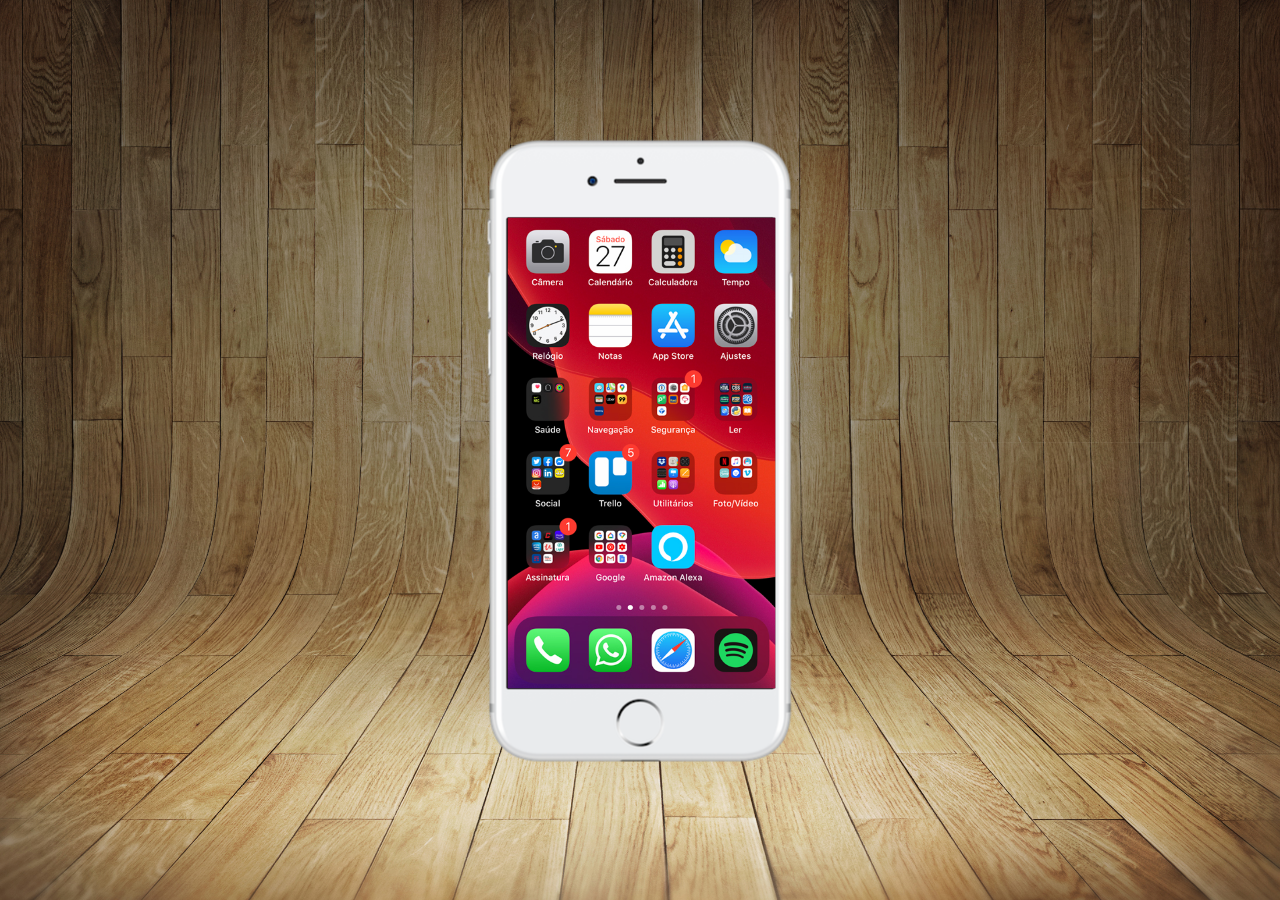
<file: index.html>
<!DOCTYPE html>
<html lang="pt-br">
<head>
    <meta charset="UTF-8">
    <meta name="viewport" content="width=device-width, initial-scale=1.0">
    <title>Projeto redes sociais</title>
    <link rel="stylesheet" href="estilos/style.css">
</head>
<body>
    <main>
        <section id="telefone">
            <iframe src="home.html" name="tela" id="tela" frameborder="0"></iframe>

        </section>
        <section id="redes-sociais">

        </section>
    </main>
</body>
</html>
</file>
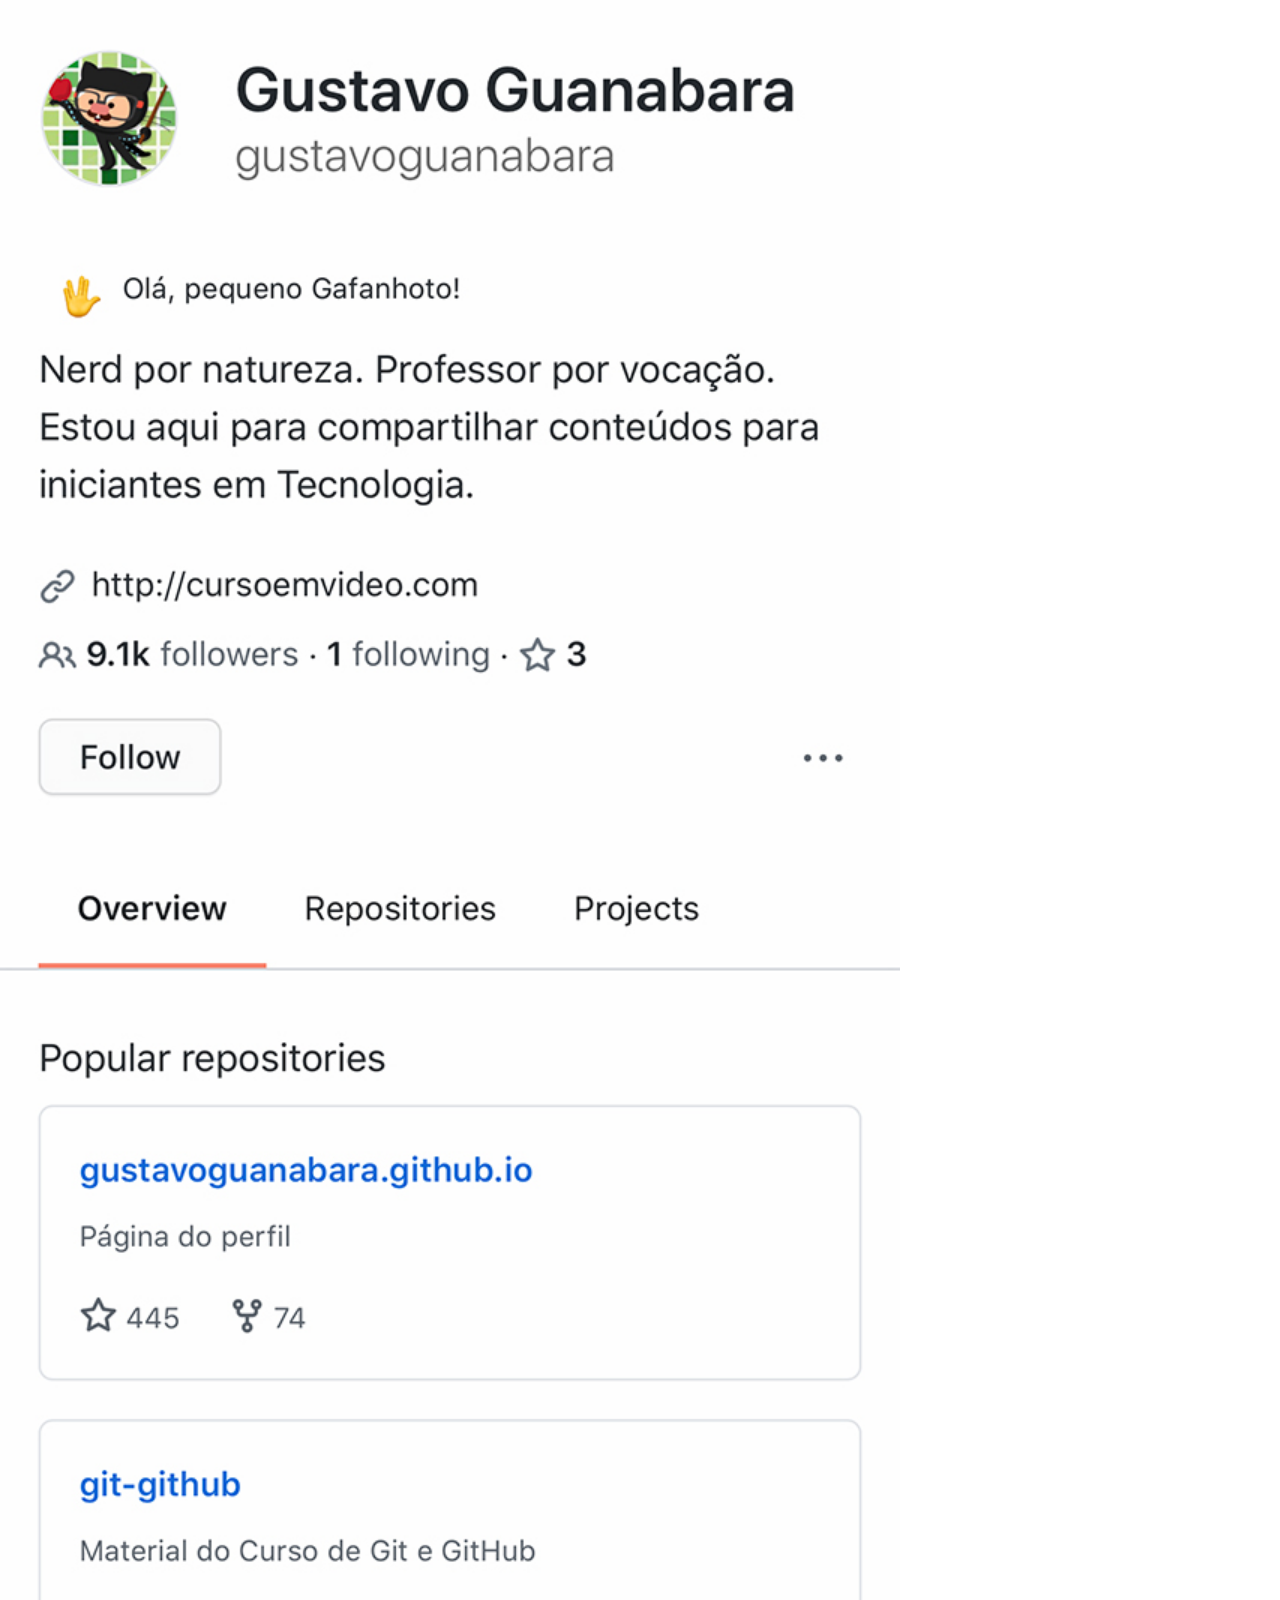
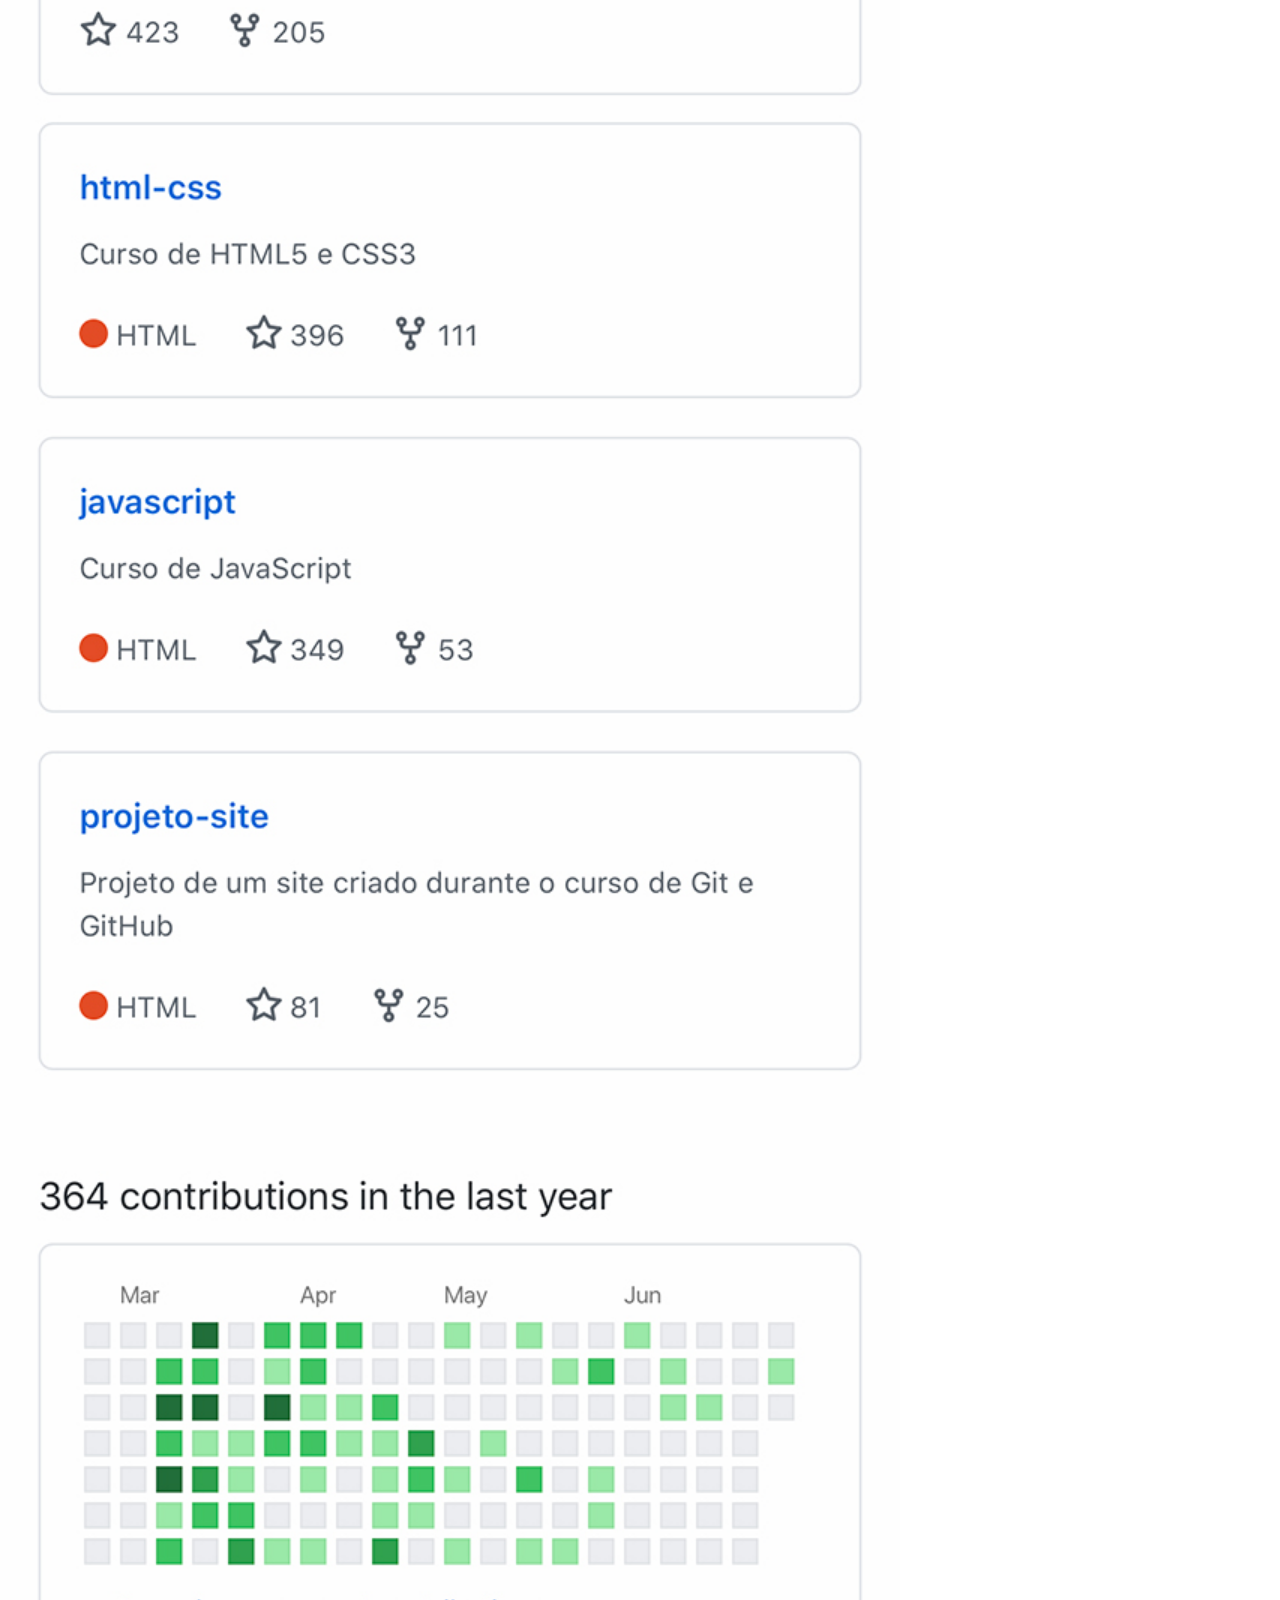
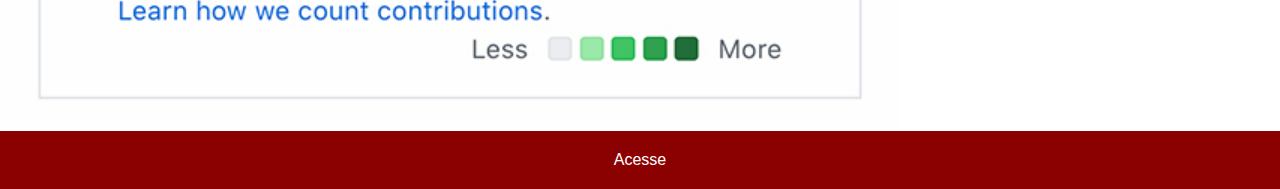
<file: github.html>
<!DOCTYPE html>
<html lang="pt-br">
<head>
    <meta charset="UTF-8">
    <meta name="viewport" content="width=device-width, initial-scale=1.0">
    <title>GitHub</title>
    <link rel="stylesheet" href="estilos/social.css">
</head>
<body>
    <img src="imagens/tela-github.jpg" alt="GitHub">
    <a href="https://github.com/CarlosFrederiqueV" target="_blank">Acesse</a>
</body>
</html>
</file>
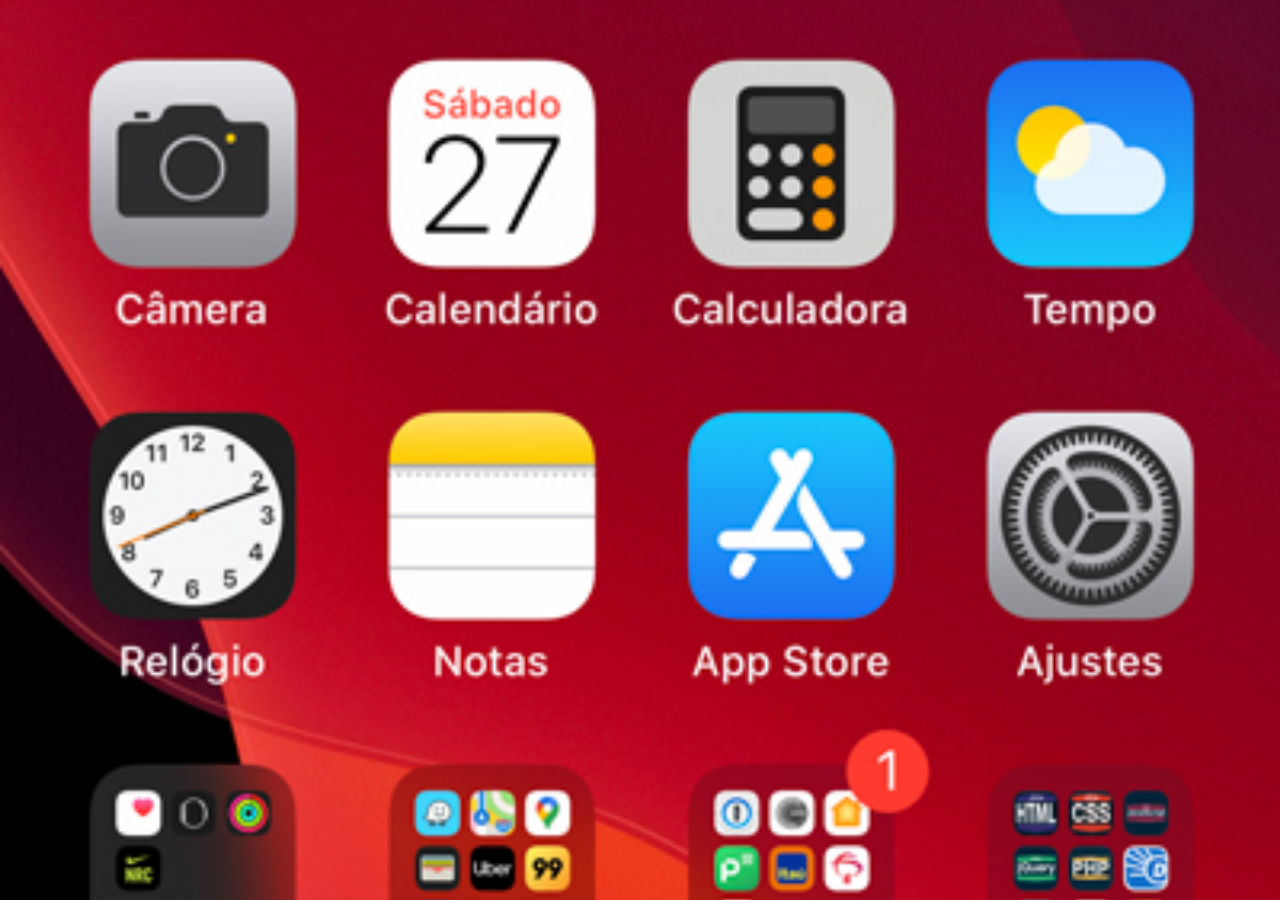
<file: home.html>
<!DOCTYPE html>
<html lang="pt-br">
<head>
    <meta charset="UTF-8">
    <meta name="viewport" content="width=device-width, initial-scale=1.0">
    <title>Home</title>
    <style>
        *{
            margin: 0px;
            padding: 0px;
        }
        body{
            width: 100vw;
            height: 100vh;
            background:black url('imagens/tela-home.jpg')no-repeat top center;
            background-size: cover;
        }
    </style>
</head>
<body>
    
</body>
</html>
</file>
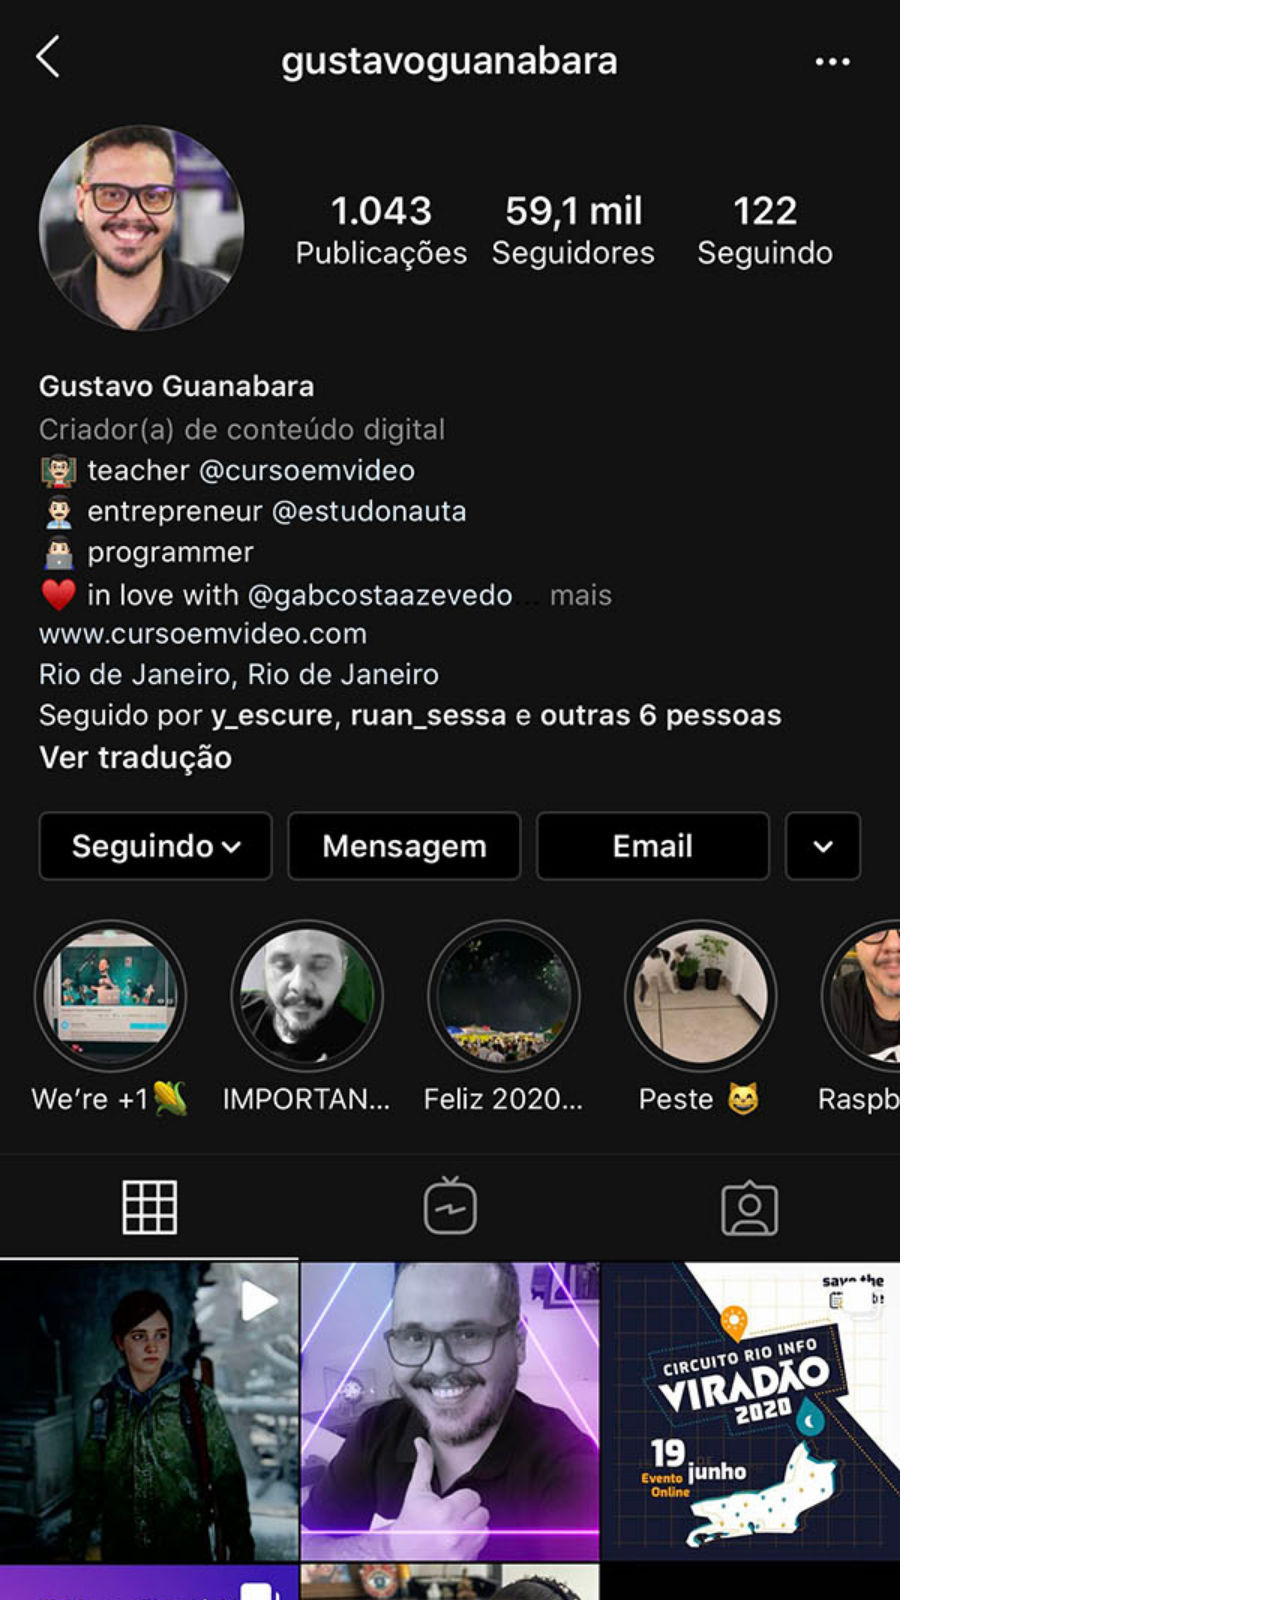
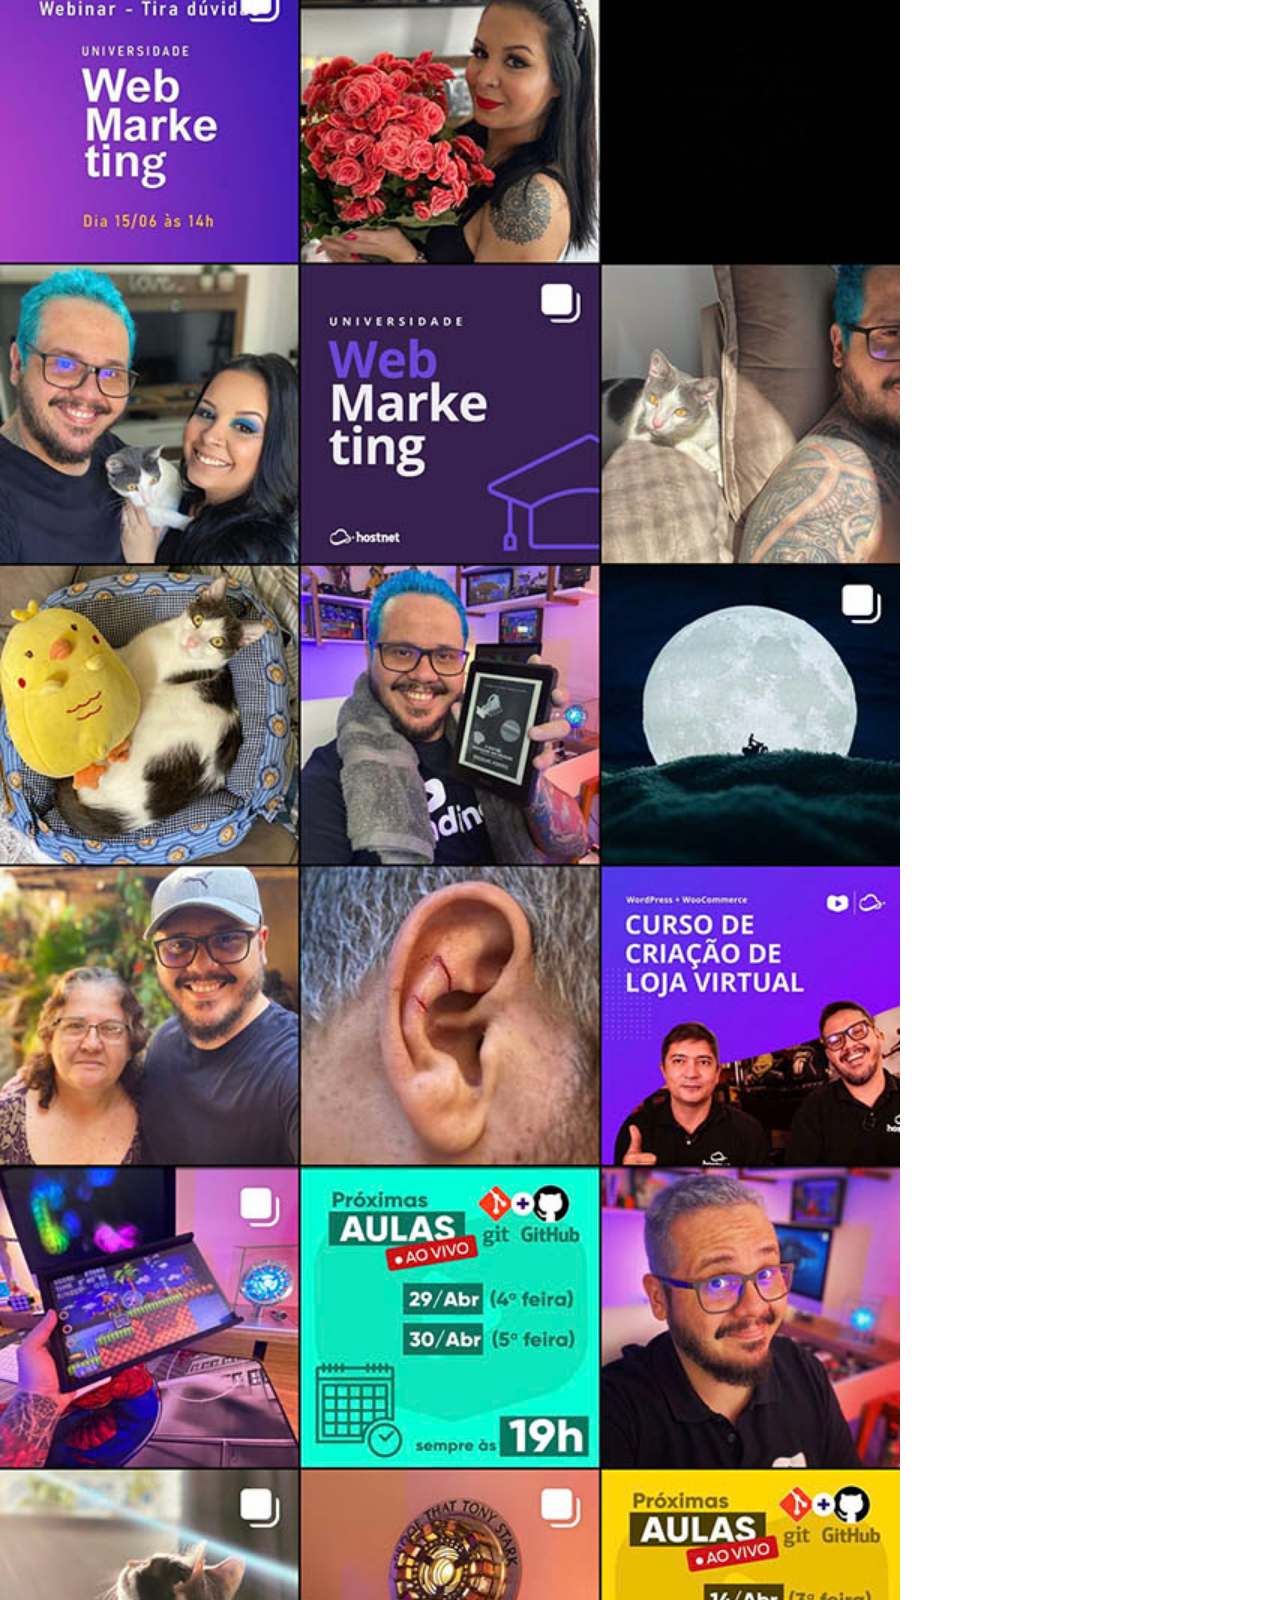
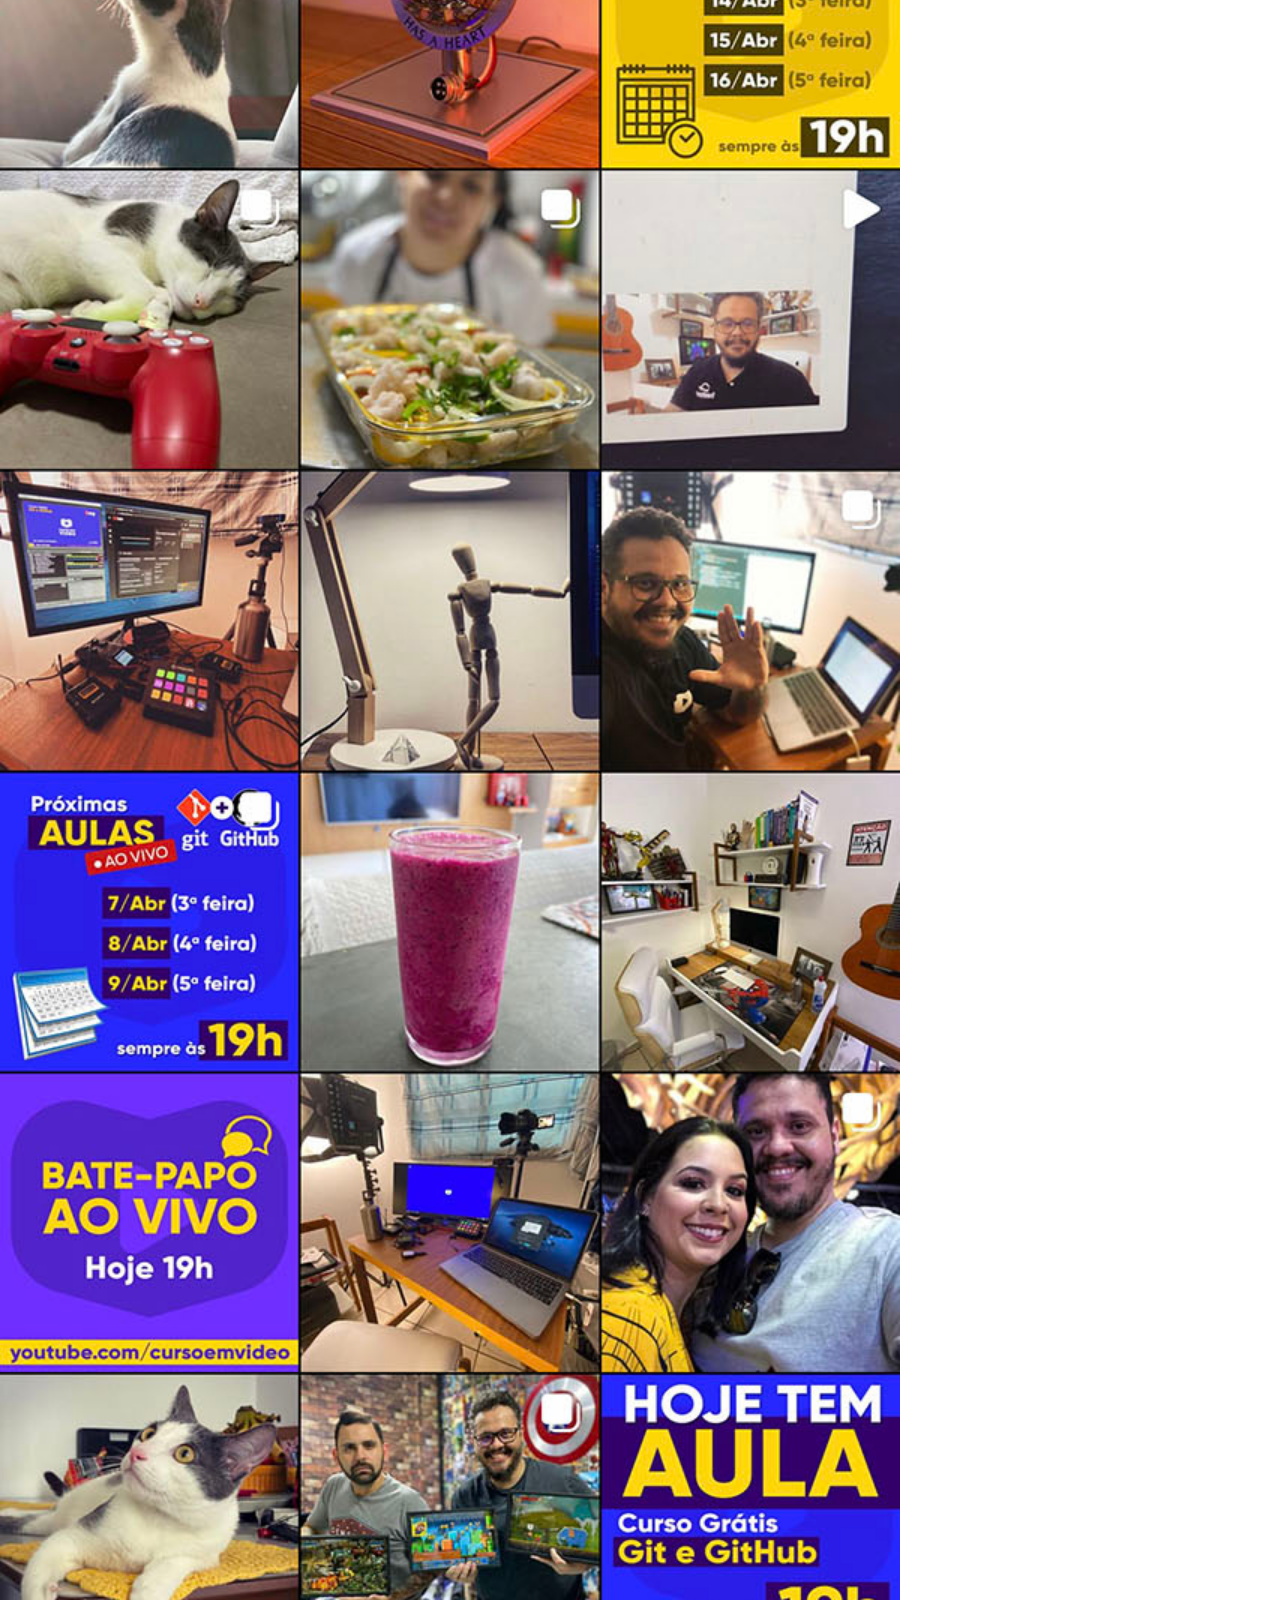
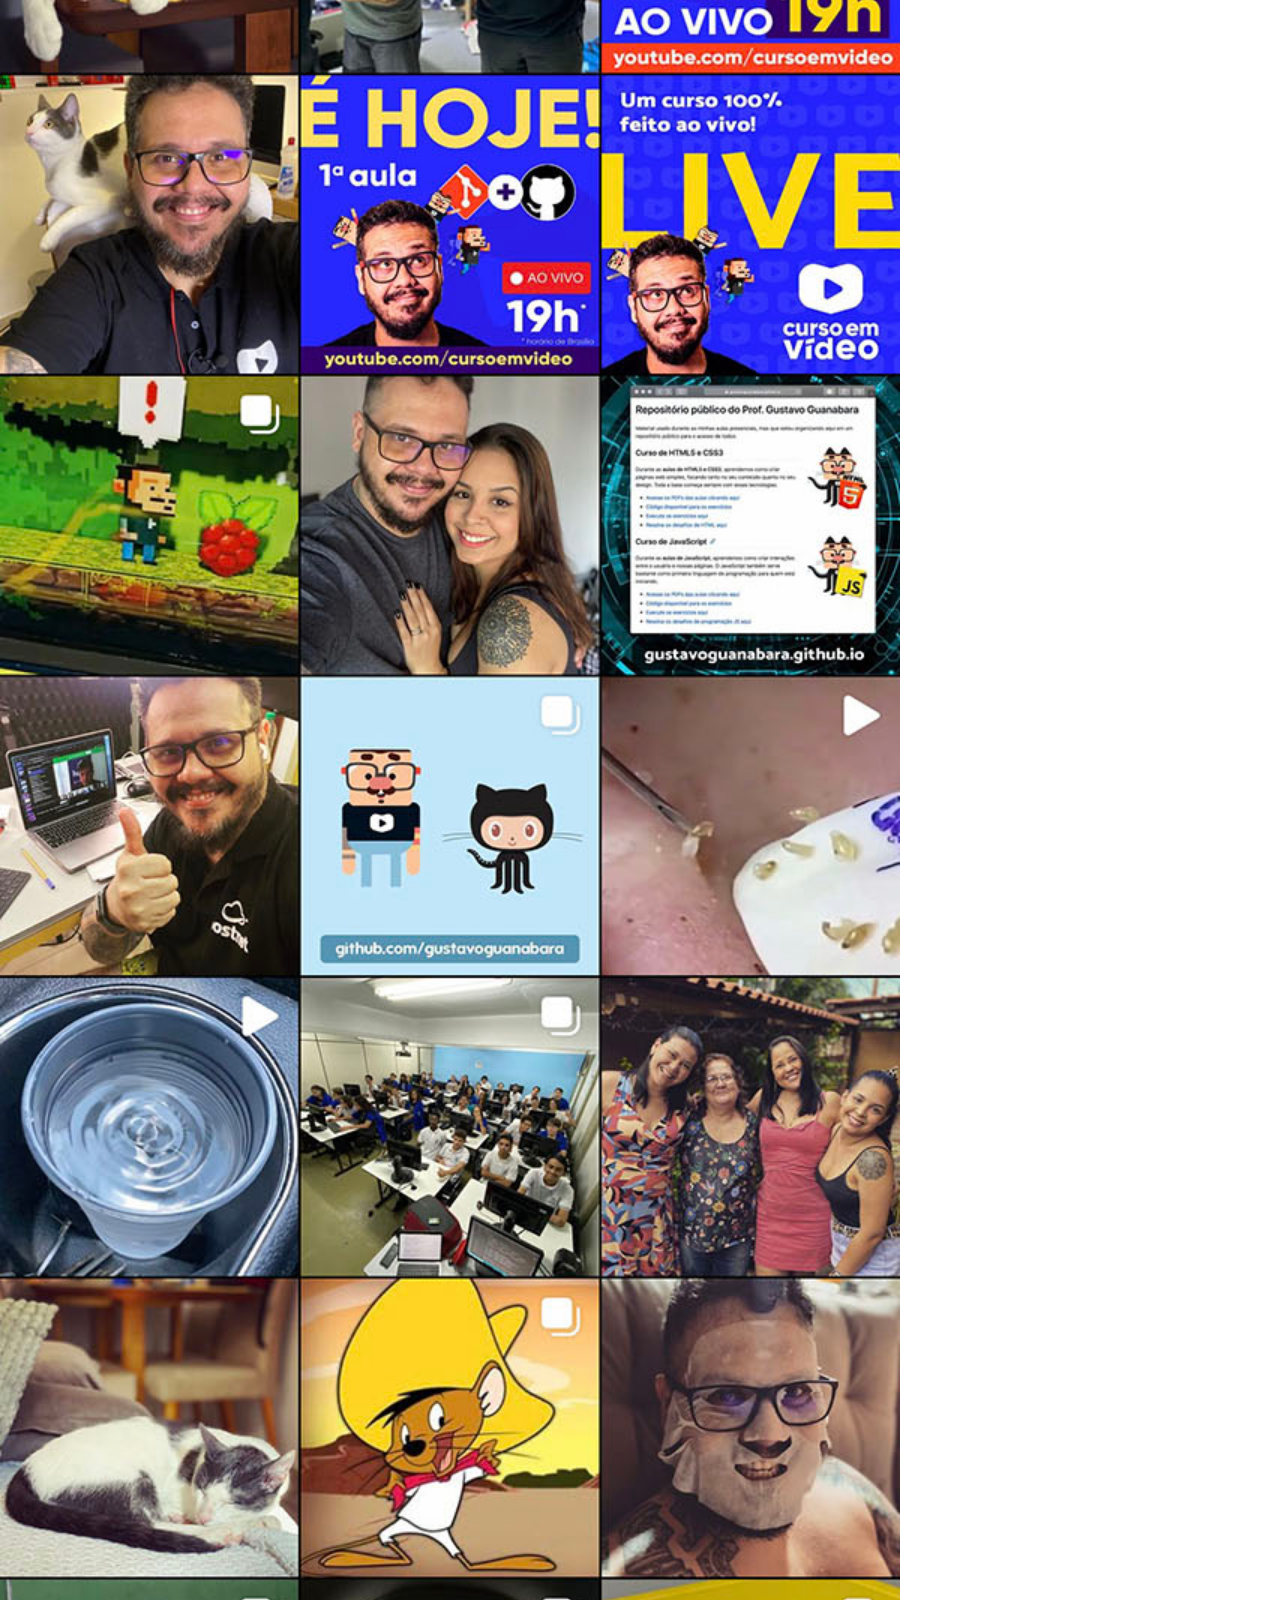
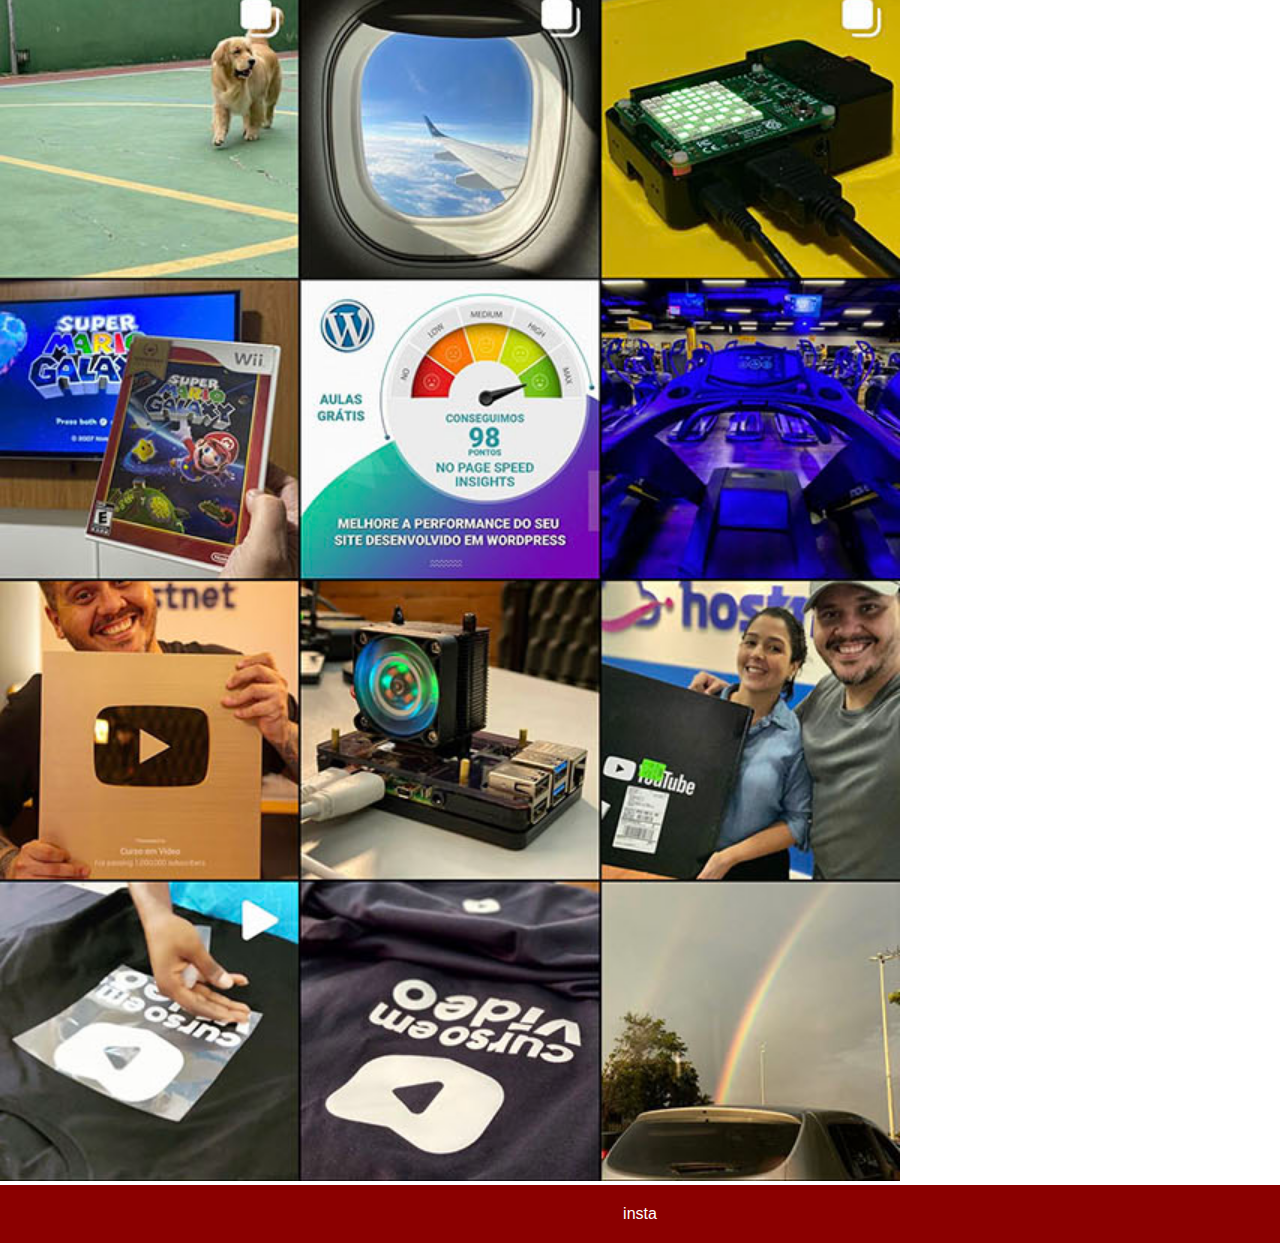
<file: instagram.html>
<!DOCTYPE html>
<html lang="pt-br">
<head>
    <meta charset="UTF-8">
    <meta name="viewport" content="width=device-width, initial-scale=1.0">
    <title>insta</title>
    <link rel="stylesheet" href="estilos/social.css">
</head>
<body>
    <img src="imagens/tela-instagram.jpg" alt="insta">
    <a href="https://www.instagram.com/gustavoguanabara/" target="_blank">insta</a>
</body>
</html>
</file>
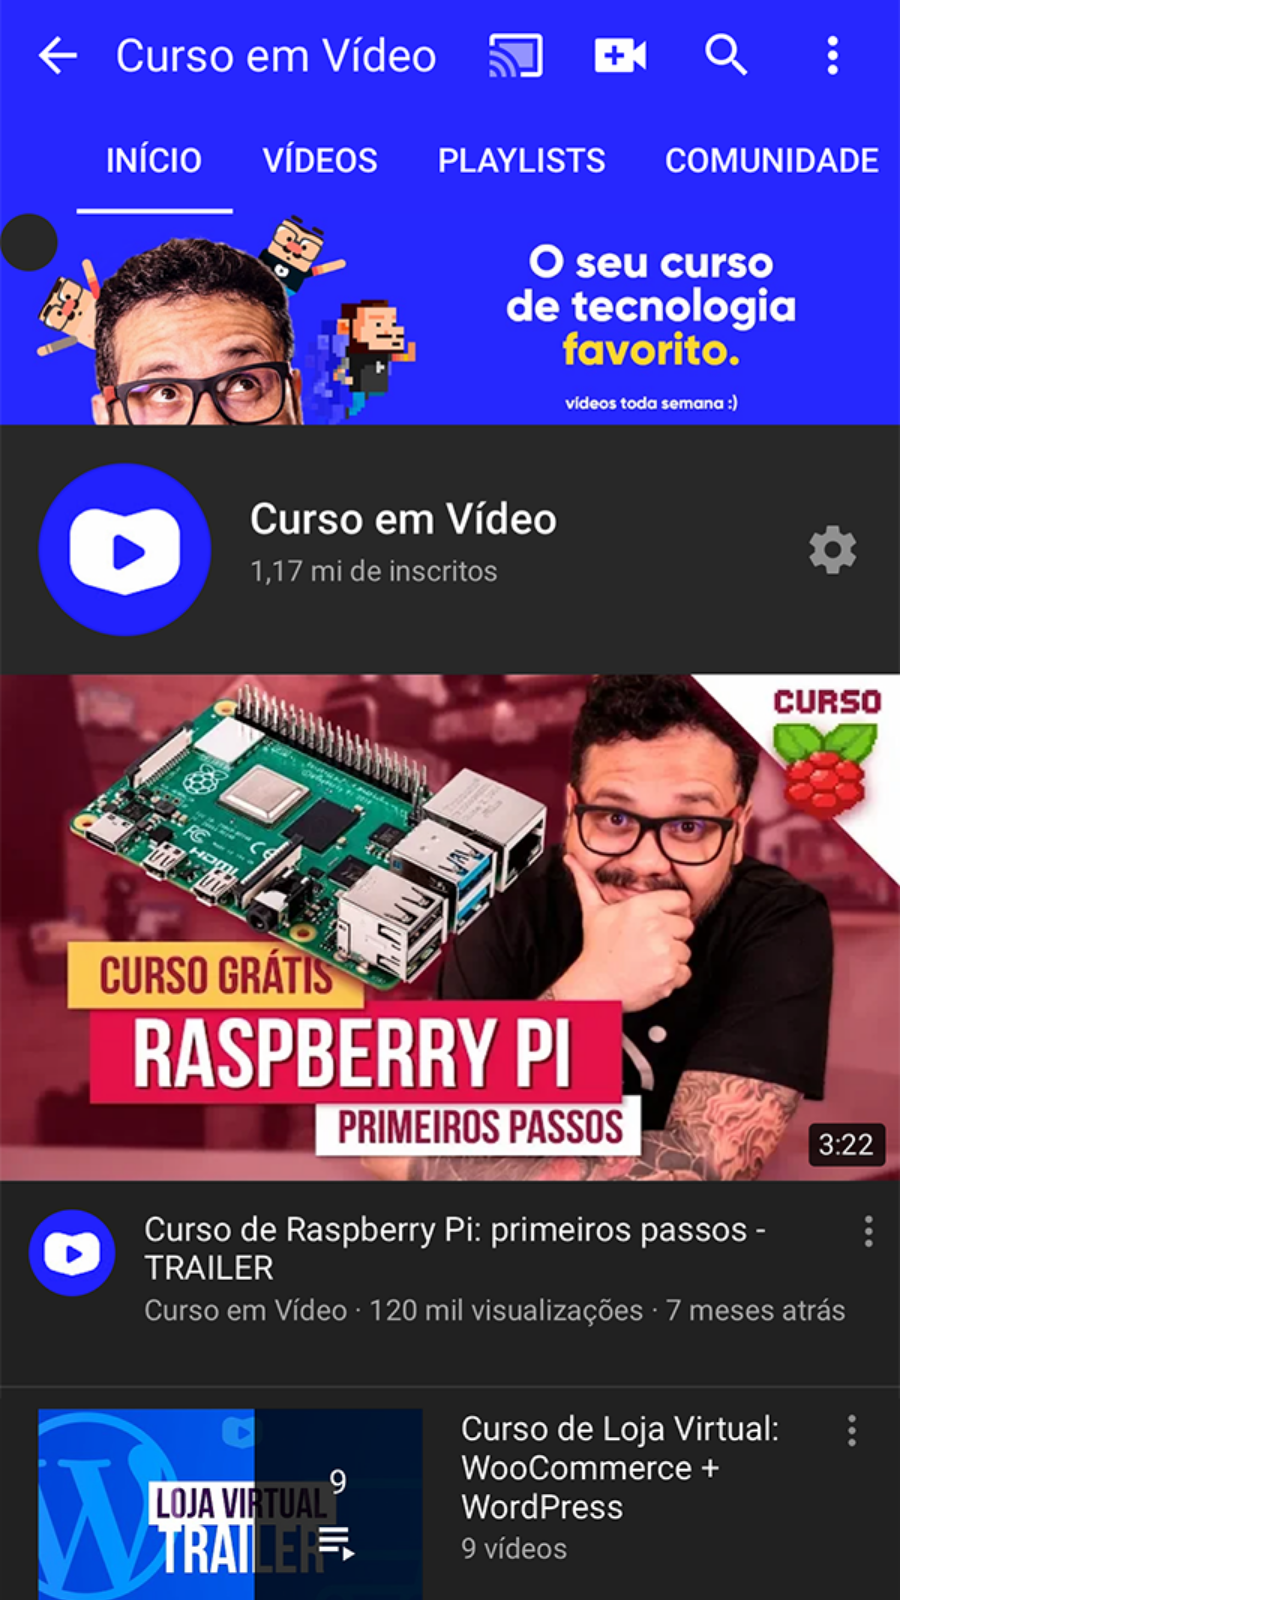
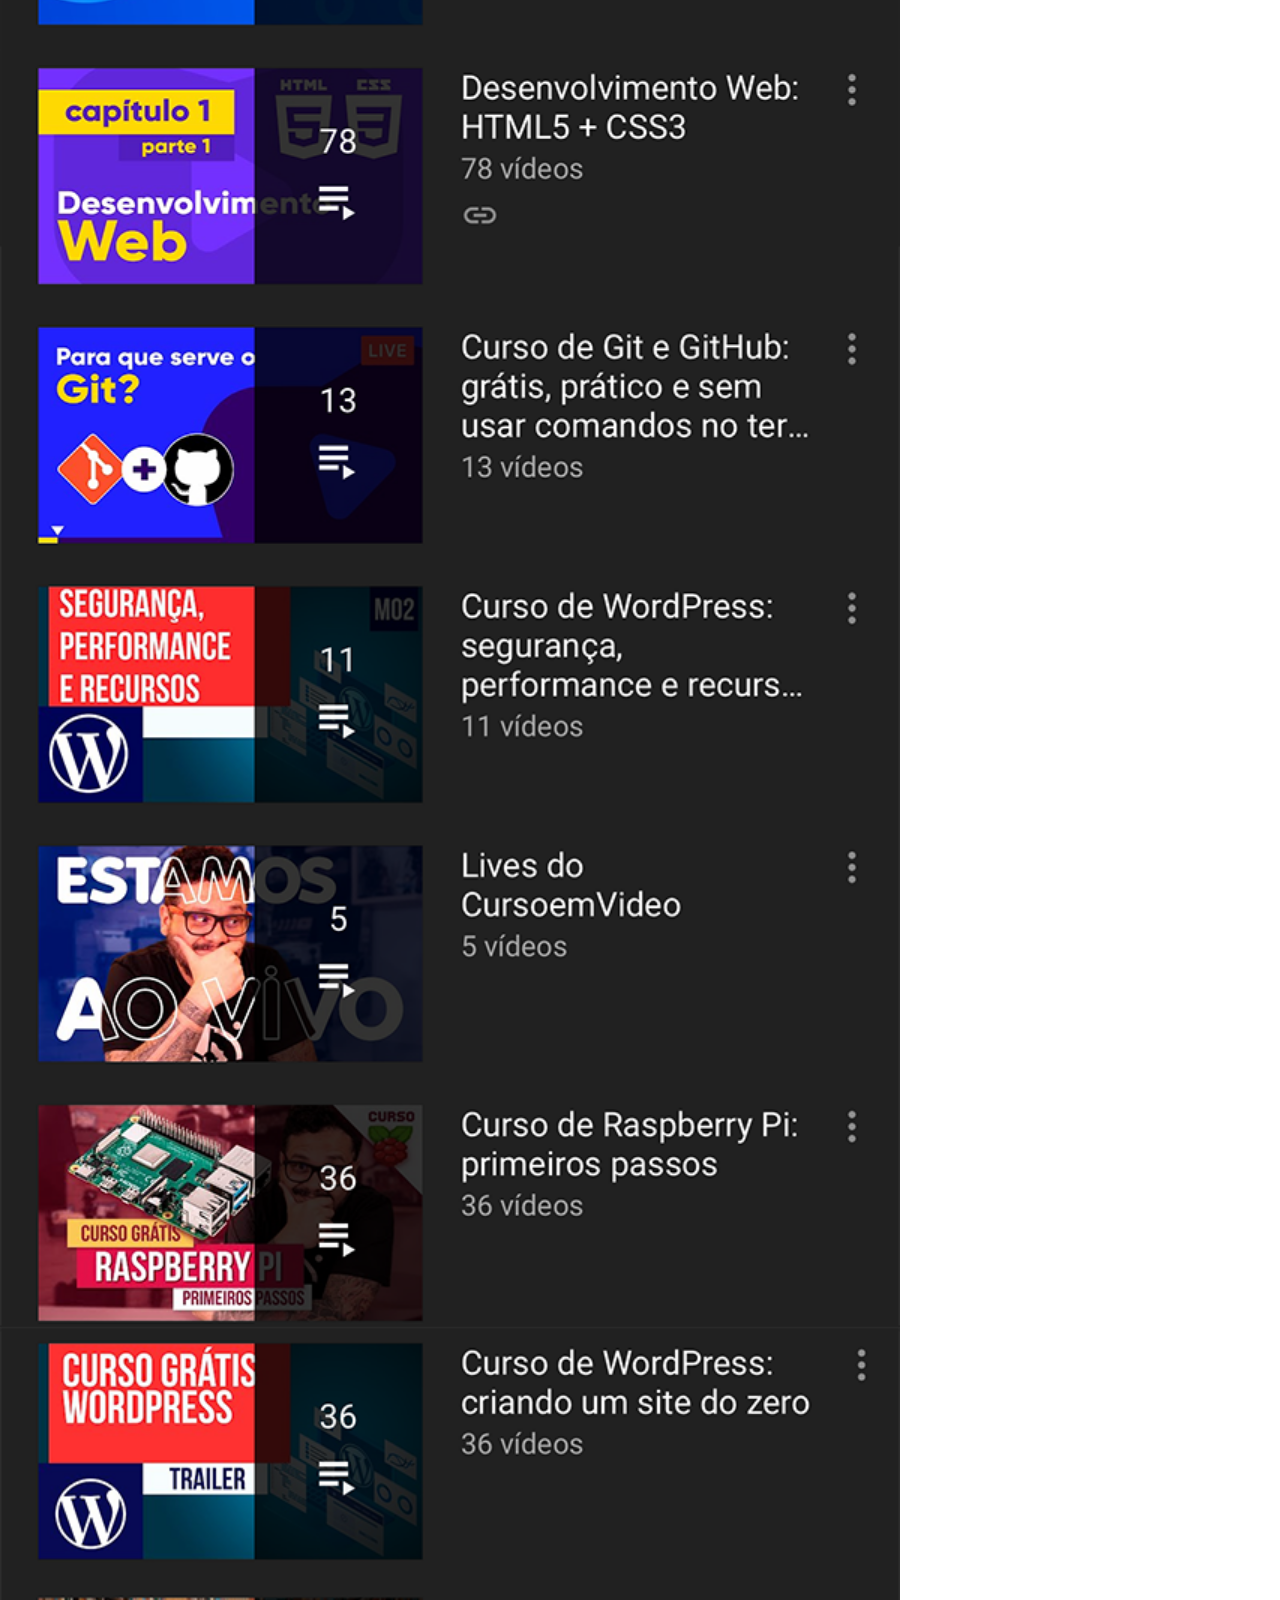
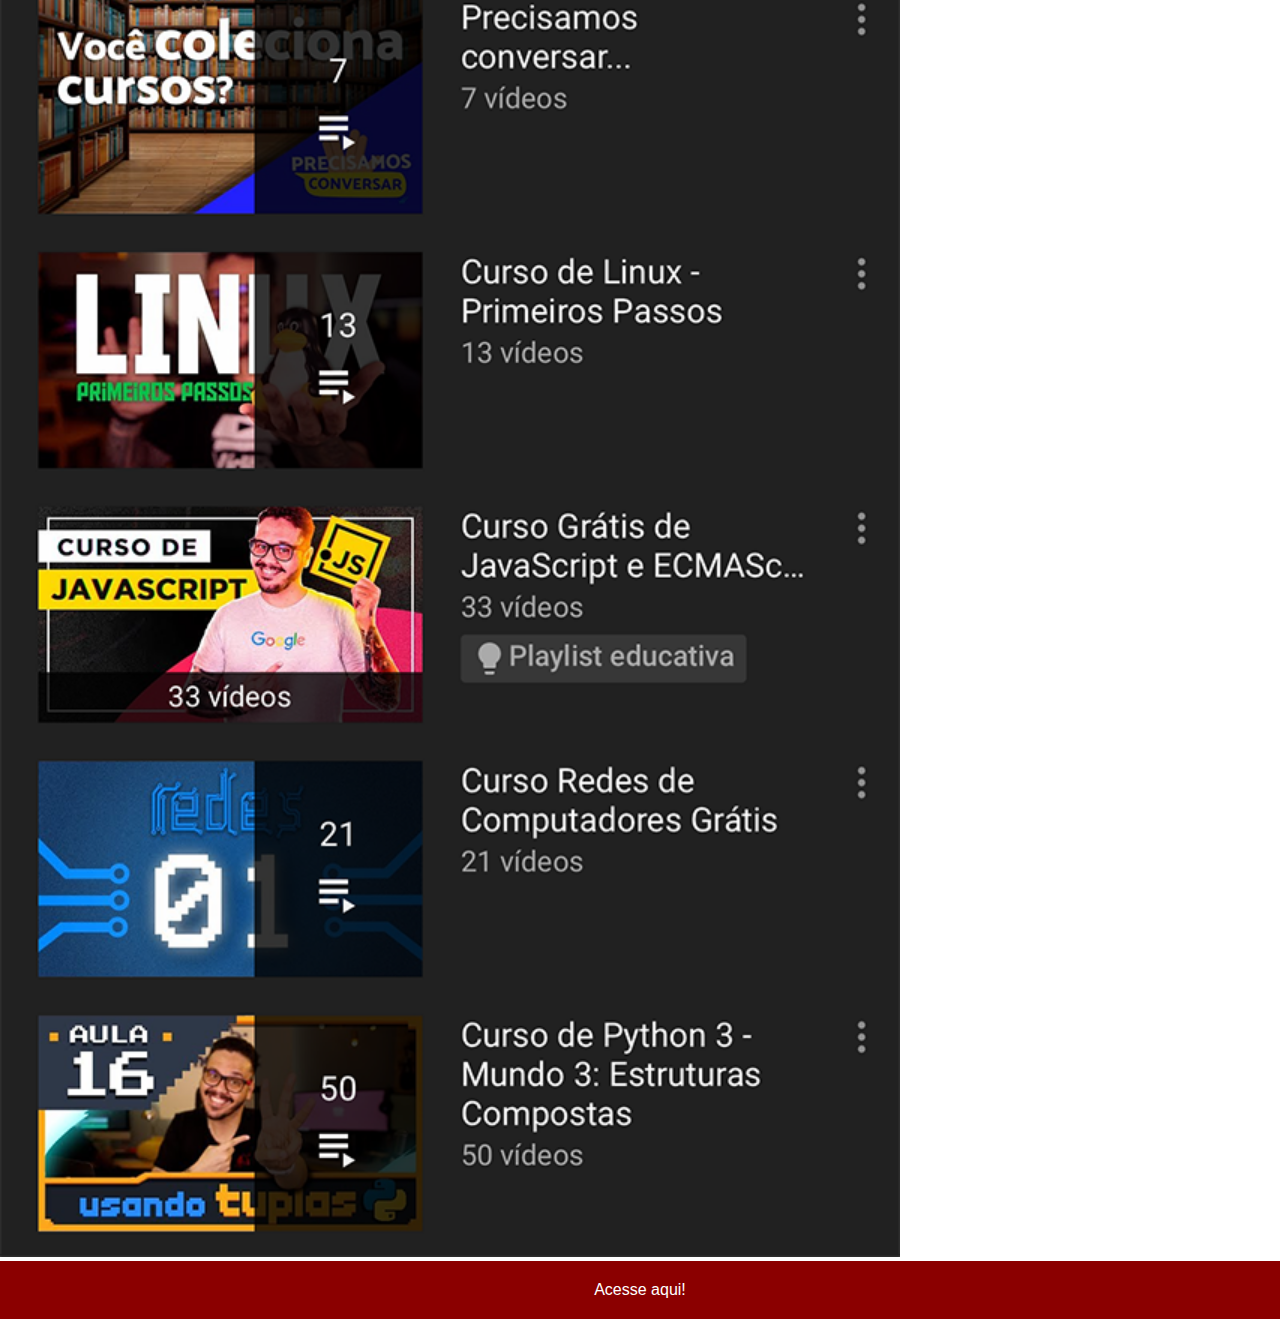
<file: youtube.html>
<!DOCTYPE html>
<html lang="pt-br">
<head>
    <meta charset="UTF-8">
    <meta name="viewport" content="width=device-width, initial-scale=1.0">
    <title>Youtube</title>
 <link rel="stylesheet" href="estilos/social.css">
</head>
<body>
    <img src="imagens/tela-youtube.png" alt="Youtube">
    <a href="https://www.youtube.com/c/CursoemV%C3%ADdeo" target="_blank">Acesse aqui!</a>
</body>
</html>
</file>
<file: estilos/style.css>
@charset "UTF-8";
*{
    margin: 0px;
    padding: 0px;
    font-family: Arial, Helvetica, sans-serif;
}

body{
    background: url('../imagens/fundo-madeira.jpg')no-repeat top center;
    background-size: cover;
}

html, body{
    background-color: black;
    height: 100vh;
    width: 100vw;
}

main{
    height: 100vh;
    position: relative;
}

section#telefone{
    position: absolute;
    top: 50%;
    left: 50%;
    transform: translate(-50%, -50%);
    height: 625px;
    width: 311px;
    background: url('../imagens/frame-iphone.png') no-repeat;
}

iframe#tela{
    position: relative;
    top: 80px;
    left: 23px;
    width: 268px;
    height: 471px;
}
</file>
<file: estilos/social.css>
@charset "UTF-8";
*{
    margin: 0px;
    padding: 0px;
    font-family: Arial, Helvetica, sans-serif;
}
::-webkit-scrollbar{
width: 0px;
height: 0px;

}

img{
width: 100vh;

}

a{
    display: block;
    background-color: darkred;
    color: white;
    padding: 20px;
    text-align: center;
    text-decoration: none;

}
</file>
